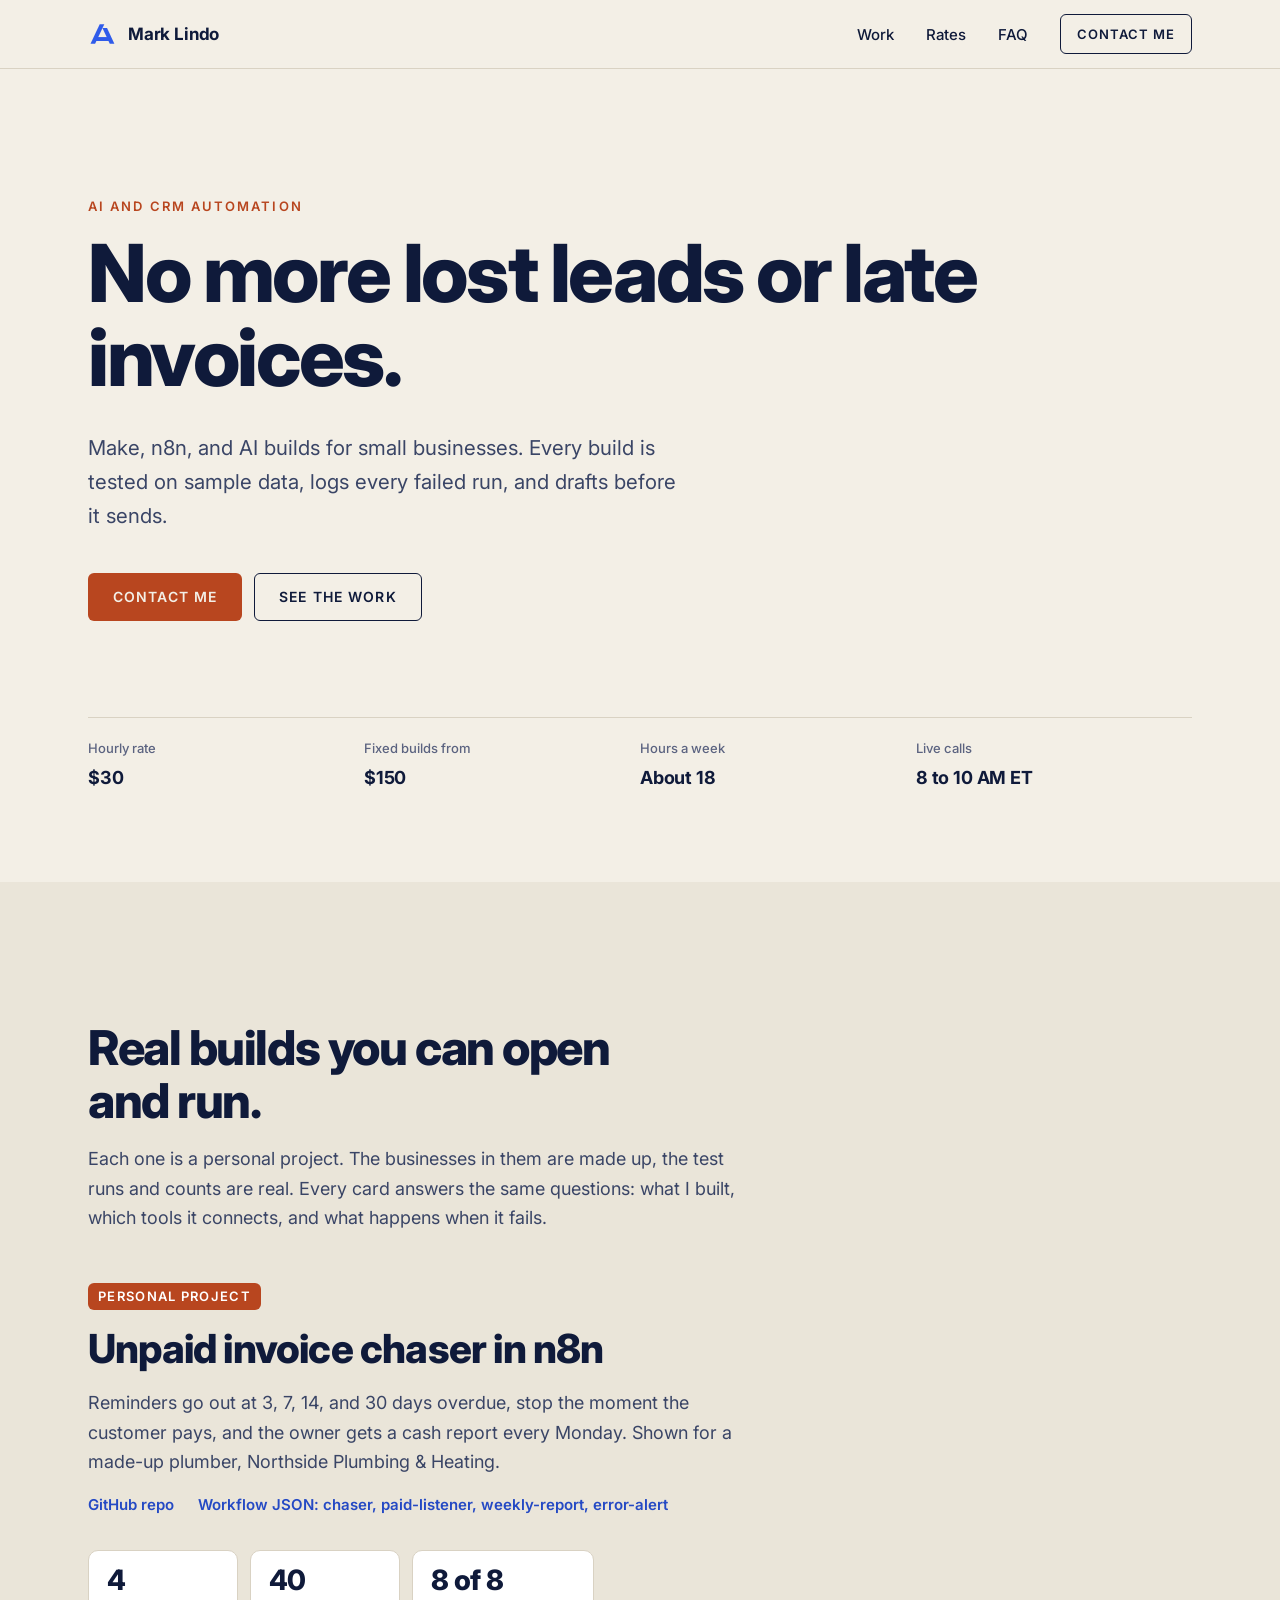
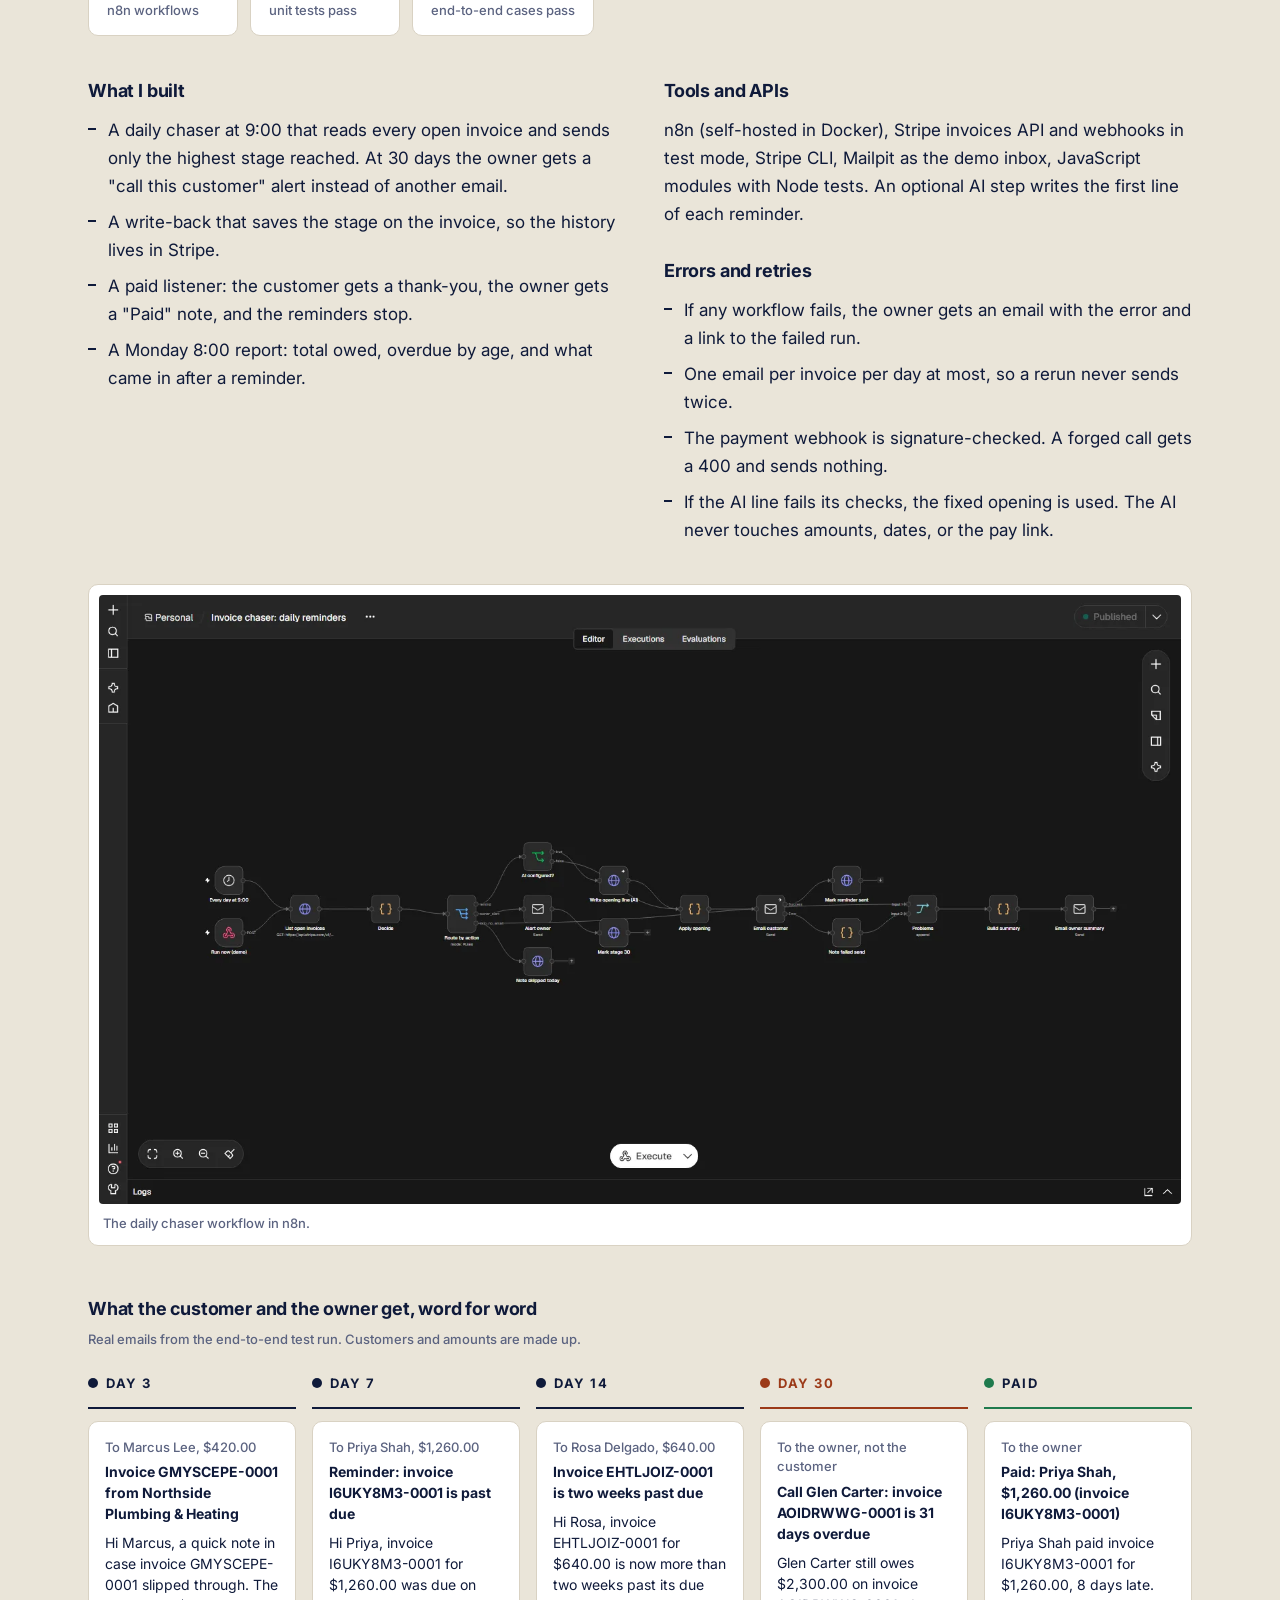
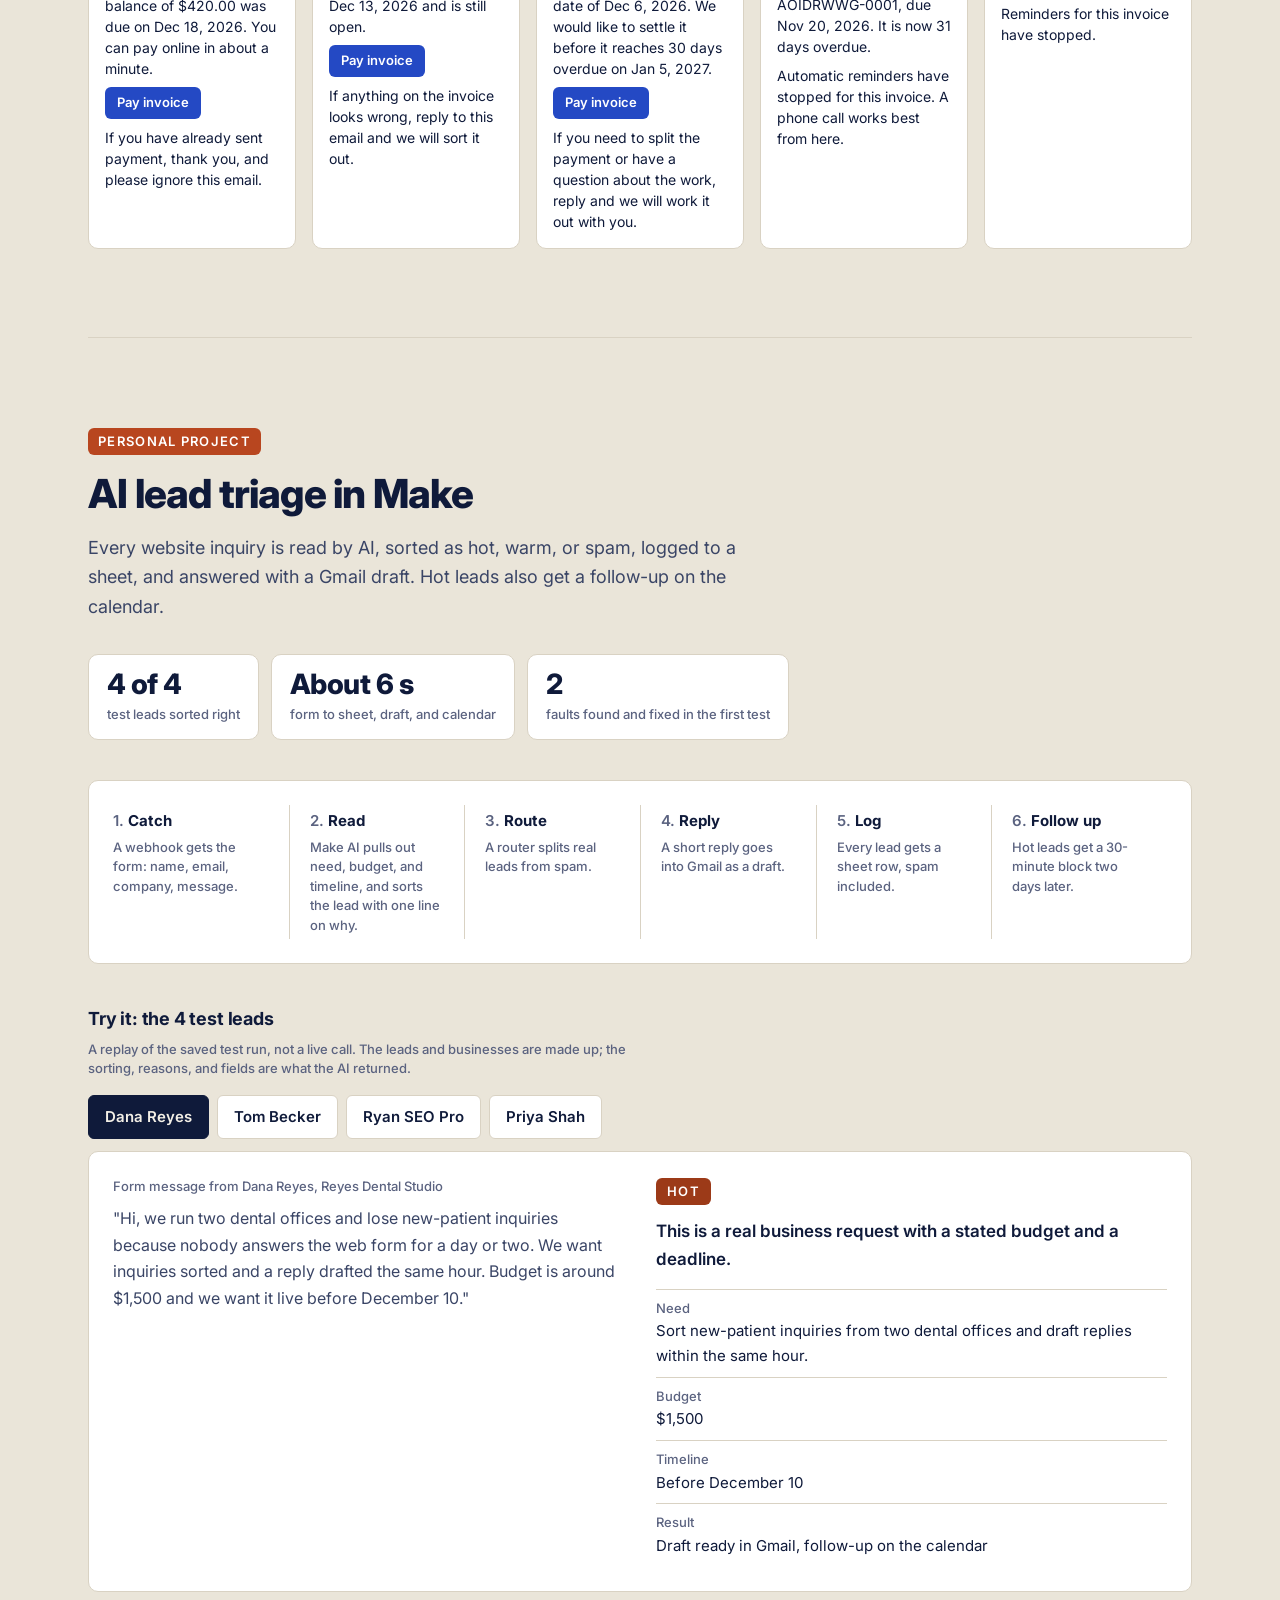
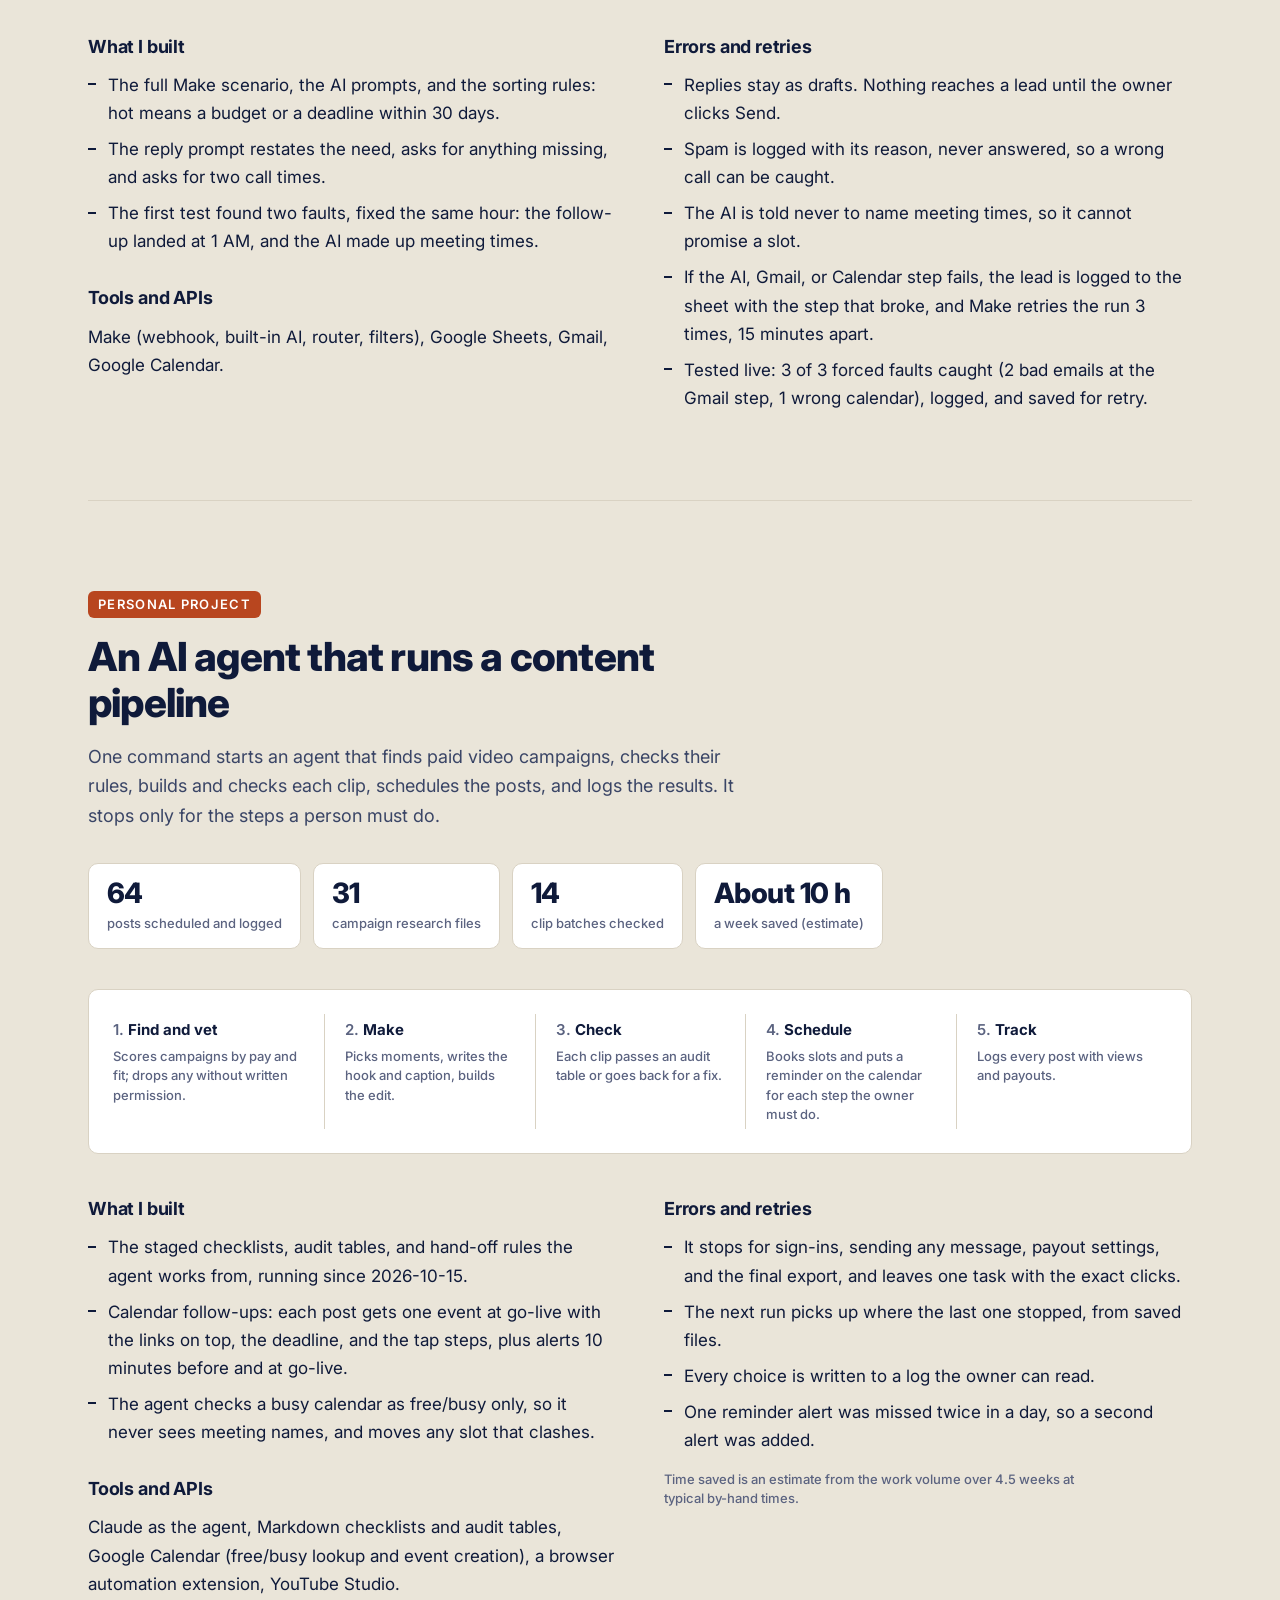
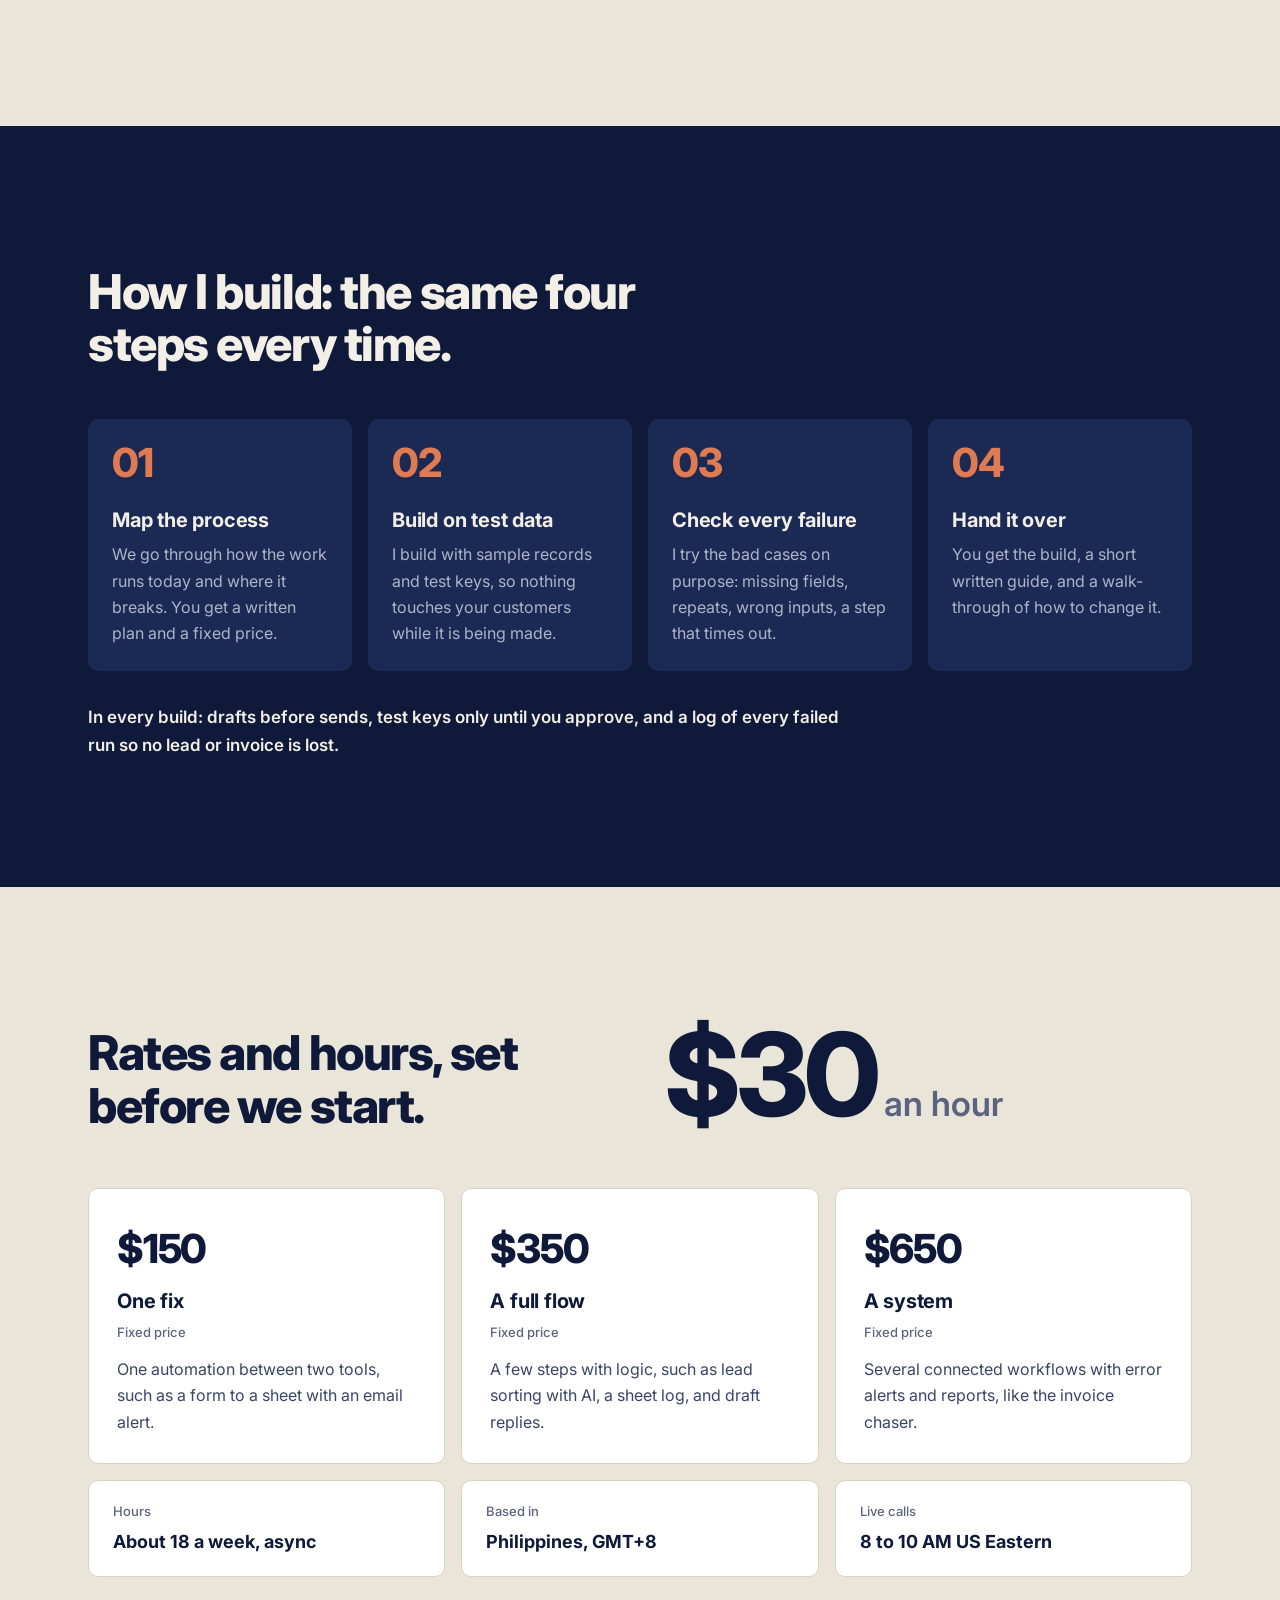
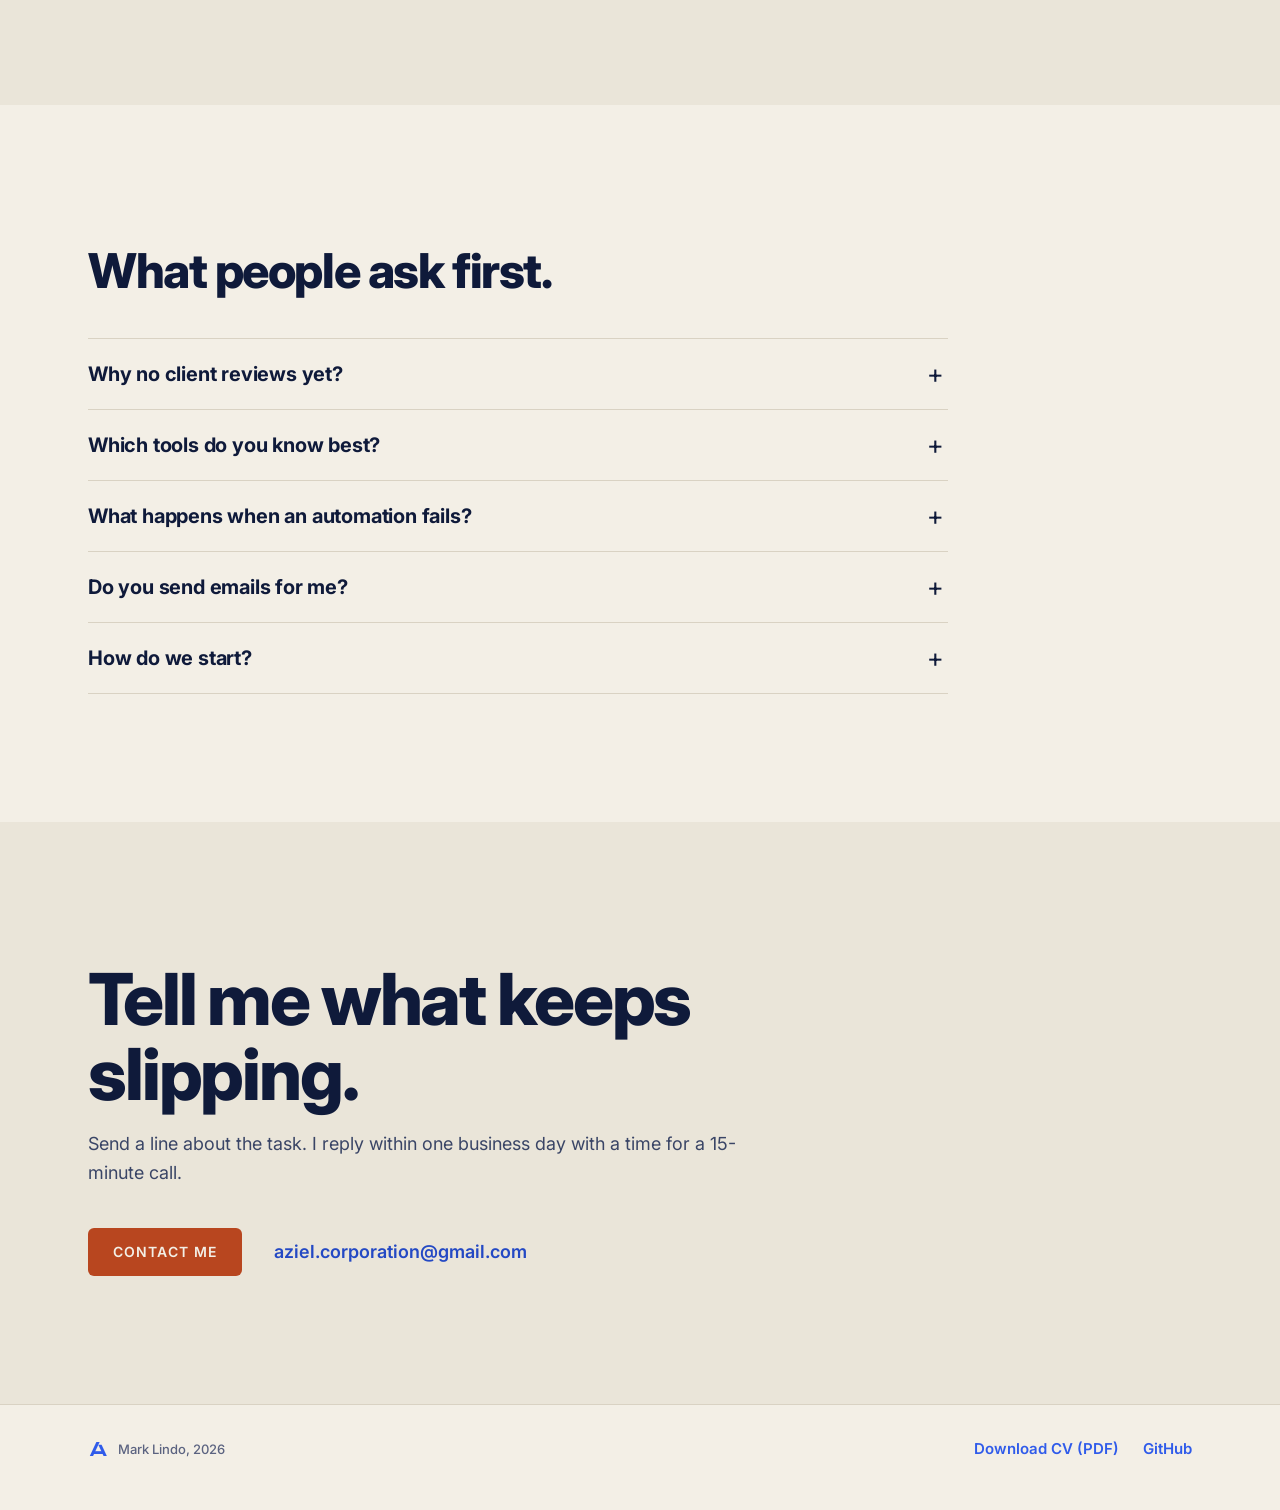
<file: index.html>
<!doctype html>
<html lang="en">
<head>
  <meta charset="utf-8">
  <meta name="viewport" content="width=device-width, initial-scale=1">
  <title>Mark Lindo | AI and CRM automation with Make and n8n</title>
  <meta name="description" content="Mark Lindo builds Make, n8n, and AI automations for small businesses. Real builds with tests, error handling, and drafts before sends. From $30 an hour.">
  <meta name="theme-color" content="#F3EFE6">
  <meta property="og:title" content="Mark Lindo | AI and CRM automation">
  <meta property="og:description" content="Make, n8n, and AI builds for small businesses. Real projects you can run.">
  <meta property="og:type" content="website">
  <meta property="og:image" content="assets/img/chaser-canvas.webp">
  <link rel="icon" href="favicon.ico" sizes="any">
  <link rel="icon" href="favicon.svg" type="image/svg+xml">
  <link rel="apple-touch-icon" href="apple-touch-icon.png">
  <link rel="manifest" href="site.webmanifest">
  <link rel="preconnect" href="https://fonts.googleapis.com">
  <link rel="preconnect" href="https://fonts.gstatic.com" crossorigin>
  <link rel="stylesheet" href="https://fonts.googleapis.com/css2?family=Inter:wght@400;500;600;700;800&display=swap">
  <link rel="stylesheet" href="styles.css">
  <script>document.documentElement.classList.add('js')</script>
</head>
<body>
<a class="skip" href="#main">Skip to content</a>

<header class="nav">
  <div class="wrap">
    <a class="brand" href="#top" aria-label="Mark Lindo, back to top">
      <img src="assets/aziel-symbol-small.svg" alt="" width="28" height="28">
      Mark Lindo
    </a>
    <nav aria-label="Main">
      <ul class="nav-links">
        <li><a href="#work">Work</a></li>
        <li><a href="#rates">Rates</a></li>
        <li><a href="#faq">FAQ</a></li>
        <li><a class="btn btn-second btn-small" href="#contact">Contact me</a></li>
      </ul>
    </nav>
  </div>
</header>

<main id="main">

<section class="hero" id="top">
  <div class="wrap">
    <p class="eyebrow">AI and CRM automation</p><!-- taste-skill-ignore: hero eyebrow is in the plan -->
    <h1>No more lost leads or late invoices.</h1>
    <p class="sub">Make, n8n, and AI builds for small businesses. Every build is tested on sample data, logs every failed run, and drafts before it sends.</p>
    <div class="actions">
      <a class="btn btn-main" href="https://mail.google.com/mail/?view=cm&amp;fs=1&amp;to=aziel.corporation@gmail.com&amp;su=Automation%20inquiry&amp;body=Hi%20Mark%2C%0A%0AWhat%20I%20want%20to%20automate%3A%20%0ATools%20we%20use%3A%20%0AWhen%20I%20need%20it%3A%20%0A%0AThanks%2C" target="_blank" rel="noopener">Contact me</a>
      <a class="btn btn-second" href="#work">See the work</a>
    </div>
    <dl class="facts">
      <div><dt>Hourly rate</dt><dd>$30</dd></div>
      <div><dt>Fixed builds from</dt><dd>$150</dd></div>
      <div><dt>Hours a week</dt><dd>About 18</dd></div>
      <div><dt>Live calls</dt><dd>8 to 10 AM ET</dd></div>
    </dl>
  </div>
</section>

<section class="section band" id="work" aria-labelledby="work-h">
  <div class="wrap">
    <h2 class="h-section" id="work-h">Real builds you can open and run.</h2>
    <p class="lede">Each one is a personal project. The businesses in them are made up, the test runs and counts are real. Every card answers the same questions: what I built, which tools it connects, and what happens when it fails.</p>

    <!-- Card 1: invoice chaser -->
    <article class="project" aria-labelledby="p1">
      <div><span class="tag">Personal project</span></div>
      <h3 id="p1">Unpaid invoice chaser in n8n</h3>
      <p class="summary">Reminders go out at 3, 7, 14, and 30 days overdue, stop the moment the customer pays, and the owner gets a cash report every Monday. Shown for a made-up plumber, Northside Plumbing &amp; Heating.</p>
      <p class="links">
        <a href="https://github.com/mlawrencelindo/n8n-invoice-chaser">GitHub repo</a>
        <a href="https://github.com/mlawrencelindo/n8n-invoice-chaser/tree/main/workflows">Workflow JSON: chaser, paid-listener, weekly-report, error-alert</a>
      </p>
      <ul class="proof">
        <li><strong>4</strong><span>n8n workflows</span></li>
        <li><strong>40</strong><span>unit tests pass</span></li>
        <li><strong>8 of 8</strong><span>end-to-end cases pass</span></li>
      </ul>
      <div class="qa">
        <div>
          <h4>What I built</h4>
          <ul>
            <li>A daily chaser at 9:00 that reads every open invoice and sends only the highest stage reached. At 30 days the owner gets a "call this customer" alert instead of another email.</li>
            <li>A write-back that saves the stage on the invoice, so the history lives in Stripe.</li>
            <li>A paid listener: the customer gets a thank-you, the owner gets a "Paid" note, and the reminders stop.</li>
            <li>A Monday 8:00 report: total owed, overdue by age, and what came in after a reminder.</li>
          </ul>
        </div>
        <div>
          <h4>Tools and APIs</h4>
          <p>n8n (self-hosted in Docker), Stripe invoices API and webhooks in test mode, Stripe CLI, Mailpit as the demo inbox, JavaScript modules with Node tests. An optional AI step writes the first line of each reminder.</p>
          <h4>Errors and retries</h4>
          <ul>
            <li>If any workflow fails, the owner gets an email with the error and a link to the failed run.</li>
            <li>One email per invoice per day at most, so a rerun never sends twice.</li>
            <li>The payment webhook is signature-checked. A forged call gets a 400 and sends nothing.</li>
            <li>If the AI line fails its checks, the fixed opening is used. The AI never touches amounts, dates, or the pay link.</li>
          </ul>
        </div>
      </div>
      <figure class="canvas reveal">
        <img src="assets/img/chaser-canvas.webp" alt="The daily chaser workflow on the n8n canvas, from schedule trigger to send and write-back" width="1600" height="900" loading="lazy">
        <figcaption class="caption">The daily chaser workflow in n8n.</figcaption>
      </figure>

      <h4 class="tl-head">What the customer and the owner get, word for word</h4>
      <p class="caption tl-note">Real emails from the end-to-end test run. Customers and amounts are made up.</p>
      <ol class="timeline">
        <li class="reveal">
          <p class="tl-day">Day 3</p>
          <div class="mail-card">
            <p class="to">To Marcus Lee, $420.00</p>
            <p class="subj">Invoice GMYSCEPE-0001 from Northside Plumbing &amp; Heating</p>
            <p>Hi Marcus, a quick note in case invoice GMYSCEPE-0001 slipped through. The balance of $420.00 was due on Dec 18, 2026. You can pay online in about a minute.</p>
            <p class="pay">Pay invoice</p>
            <p>If you have already sent payment, thank you, and please ignore this email.</p>
          </div>
        </li>
        <li class="reveal">
          <p class="tl-day">Day 7</p>
          <div class="mail-card">
            <p class="to">To Priya Shah, $1,260.00</p>
            <p class="subj">Reminder: invoice I6UKY8M3-0001 is past due</p>
            <p>Hi Priya, invoice I6UKY8M3-0001 for $1,260.00 was due on Dec 13, 2026 and is still open.</p>
            <p class="pay">Pay invoice</p>
            <p>If anything on the invoice looks wrong, reply to this email and we will sort it out.</p>
          </div>
        </li>
        <li class="reveal">
          <p class="tl-day">Day 14</p>
          <div class="mail-card">
            <p class="to">To Rosa Delgado, $640.00</p>
            <p class="subj">Invoice EHTLJOIZ-0001 is two weeks past due</p>
            <p>Hi Rosa, invoice EHTLJOIZ-0001 for $640.00 is now more than two weeks past its due date of Dec 6, 2026. We would like to settle it before it reaches 30 days overdue on Jan 5, 2027.</p>
            <p class="pay">Pay invoice</p>
            <p>If you need to split the payment or have a question about the work, reply and we will work it out with you.</p>
          </div>
        </li>
        <li class="reveal owner">
          <p class="tl-day">Day 30</p>
          <div class="mail-card">
            <p class="to">To the owner, not the customer</p>
            <p class="subj">Call Glen Carter: invoice AOIDRWWG-0001 is 31 days overdue</p>
            <p>Glen Carter still owes $2,300.00 on invoice AOIDRWWG-0001, due Nov 20, 2026. It is now 31 days overdue.</p>
            <p>Automatic reminders have stopped for this invoice. A phone call works best from here.</p>
          </div>
        </li>
        <li class="reveal paid">
          <p class="tl-day">Paid</p>
          <div class="mail-card">
            <p class="to">To the owner</p>
            <p class="subj">Paid: Priya Shah, $1,260.00 (invoice I6UKY8M3-0001)</p>
            <p>Priya Shah paid invoice I6UKY8M3-0001 for $1,260.00, 8 days late.</p>
            <p>Reminders for this invoice have stopped.</p>
          </div>
        </li>
      </ol>
    </article>

    <!-- Card 2: lead triage -->
    <article class="project" aria-labelledby="p2">
      <div><span class="tag">Personal project</span></div>
      <h3 id="p2">AI lead triage in Make</h3>
      <p class="summary">Every website inquiry is read by AI, sorted as hot, warm, or spam, logged to a sheet, and answered with a Gmail draft. Hot leads also get a follow-up on the calendar.</p>
      <ul class="proof">
        <li><strong>4 of 4</strong><span>test leads sorted right</span></li>
        <li><strong>About 6 s</strong><span>form to sheet, draft, and calendar</span></li>
        <li><strong>2</strong><span>faults found and fixed in the first test</span></li>
      </ul>
      <ol class="flow" aria-label="How the scenario runs">
        <li><b>Catch</b><span>A webhook gets the form: name, email, company, message.</span></li>
        <li><b>Read</b><span>Make AI pulls out need, budget, and timeline, and sorts the lead with one line on why.</span></li>
        <li><b>Route</b><span>A router splits real leads from spam.</span></li>
        <li><b>Reply</b><span>A short reply goes into Gmail as a draft.</span></li>
        <li><b>Log</b><span>Every lead gets a sheet row, spam included.</span></li>
        <li><b>Follow up</b><span>Hot leads get a 30-minute block two days later.</span></li>
      </ol>

      <div class="try reveal">
        <h4 class="tl-head">Try it: the 4 test leads</h4>
        <p class="caption tl-note">A replay of the saved test run, not a live call. The leads and businesses are made up; the sorting, reasons, and fields are what the AI returned.</p>
        <div class="try-tabs" role="tablist" aria-label="Test leads">
          <button type="button" role="tab" id="t-dana" aria-controls="l-dana" aria-selected="true">Dana Reyes</button>
          <button type="button" role="tab" id="t-tom" aria-controls="l-tom" aria-selected="false" tabindex="-1">Tom Becker</button>
          <button type="button" role="tab" id="t-ryan" aria-controls="l-ryan" aria-selected="false" tabindex="-1">Ryan SEO Pro</button>
          <button type="button" role="tab" id="t-priya" aria-controls="l-priya" aria-selected="false" tabindex="-1">Priya Shah</button>
        </div>

        <div class="try-panel" role="tabpanel" id="l-dana" aria-labelledby="t-dana">
          <div class="msg">
            <p class="to">Form message from Dana Reyes, Reyes Dental Studio</p>
            <p>"Hi, we run two dental offices and lose new-patient inquiries because nobody answers the web form for a day or two. We want inquiries sorted and a reply drafted the same hour. Budget is around $1,500 and we want it live before December 10."</p>
          </div>
          <div class="verdict">
            <p class="badge hot">Hot</p>
            <p class="why">This is a real business request with a stated budget and a deadline.</p>
            <dl>
              <div><dt>Need</dt><dd>Sort new-patient inquiries from two dental offices and draft replies within the same hour.</dd></div>
              <div><dt>Budget</dt><dd>$1,500</dd></div>
              <div><dt>Timeline</dt><dd>Before December 10</dd></div>
              <div><dt>Result</dt><dd>Draft ready in Gmail, follow-up on the calendar</dd></div>
            </dl>
          </div>
        </div>

        <div class="try-panel" role="tabpanel" id="l-tom" aria-labelledby="t-tom" hidden>
          <div class="msg">
            <p class="to">Form message from Tom Becker, Becker Home Inspections</p>
            <p>"Hello, we are a small home inspection company. Our booking requests come in by email, phone and our website and things fall through the cracks. Could you set up something that puts them all in one place? Not sure yet what it would cost."</p>
          </div>
          <div class="verdict">
            <p class="badge warm">Warm</p>
            <p class="why">This is a real business request, but no budget or timing is stated.</p>
            <dl>
              <div><dt>Need</dt><dd>Set up a system to centralize booking requests from email, phone, and the website.</dd></div>
              <div><dt>Budget</dt><dd>Not stated</dd></div>
              <div><dt>Timeline</dt><dd>Not stated</dd></div>
              <div><dt>Result</dt><dd>Draft ready in Gmail</dd></div>
            </dl>
          </div>
        </div>

        <div class="try-panel" role="tabpanel" id="l-ryan" aria-labelledby="t-ryan" hidden>
          <div class="msg">
            <p class="to">Form message from Ryan SEO Pro, RankBoost Agency</p>
            <p>"Dear website owner, I noticed your site is not on page 1 of Google. We offer guaranteed top 3 rankings and 10,000 backlinks for only $99. Reply YES to start today!"</p>
          </div>
          <div class="verdict">
            <p class="badge spam">Spam</p>
            <p class="why">This is an unsolicited SEO and backlink sales pitch.</p>
            <dl>
              <div><dt>Result</dt><dd>Logged with its reason, skipped, no reply</dd></div>
            </dl>
          </div>
        </div>

        <div class="try-panel" role="tabpanel" id="l-priya" aria-labelledby="t-priya" hidden>
          <div class="msg">
            <p class="to">Form message from Priya Shah, Shah Bookkeeping</p>
            <p>"We get about 40 client questions a week by email and want them logged and answered faster. We can spend $800 and need it working by the end of the month."</p>
          </div>
          <div class="verdict">
            <p class="badge hot">Hot</p>
            <p class="why">This is a real business request with a stated budget and a deadline within 30 days.</p>
            <dl>
              <div><dt>Need</dt><dd>Log and answer client questions received by email faster.</dd></div>
              <div><dt>Budget</dt><dd>$800</dd></div>
              <div><dt>Timeline</dt><dd>By the end of the month</dd></div>
              <div><dt>Result</dt><dd>Draft ready in Gmail, follow-up on the calendar</dd></div>
            </dl>
          </div>
        </div>
      </div>

      <div class="qa">
        <div>
          <h4>What I built</h4>
          <ul>
            <li>The full Make scenario, the AI prompts, and the sorting rules: hot means a budget or a deadline within 30 days.</li>
            <li>The reply prompt restates the need, asks for anything missing, and asks for two call times.</li>
            <li>The first test found two faults, fixed the same hour: the follow-up landed at 1 AM, and the AI made up meeting times.</li>
          </ul>
          <h4>Tools and APIs</h4>
          <p>Make (webhook, built-in AI, router, filters), Google Sheets, Gmail, Google Calendar.</p>
        </div>
        <div>
          <h4>Errors and retries</h4>
          <ul>
            <li>Replies stay as drafts. Nothing reaches a lead until the owner clicks Send.</li>
            <li>Spam is logged with its reason, never answered, so a wrong call can be caught.</li>
            <li>The AI is told never to name meeting times, so it cannot promise a slot.</li>
            <li>If the AI, Gmail, or Calendar step fails, the lead is logged to the sheet with the step that broke, and Make retries the run 3 times, 15 minutes apart.</li>
            <li>Tested live: 3 of 3 forced faults caught (2 bad emails at the Gmail step, 1 wrong calendar), logged, and saved for retry.</li>
          </ul>
        </div>
      </div>
    </article>

    <!-- Card 3: agent workflow -->
    <article class="project" aria-labelledby="p3">
      <div><span class="tag">Personal project</span></div>
      <h3 id="p3">An AI agent that runs a content pipeline</h3>
      <p class="summary">One command starts an agent that finds paid video campaigns, checks their rules, builds and checks each clip, schedules the posts, and logs the results. It stops only for the steps a person must do.</p>
      <ul class="proof">
        <li><strong>64</strong><span>posts scheduled and logged</span></li>
        <li><strong>31</strong><span>campaign research files</span></li>
        <li><strong>14</strong><span>clip batches checked</span></li>
        <li><strong>About 10 h</strong><span>a week saved (estimate)</span></li>
      </ul>
      <ol class="flow" aria-label="How the agent runs">
        <li><b>Find and vet</b><span>Scores campaigns by pay and fit; drops any without written permission.</span></li>
        <li><b>Make</b><span>Picks moments, writes the hook and caption, builds the edit.</span></li>
        <li><b>Check</b><span>Each clip passes an audit table or goes back for a fix.</span></li>
        <li><b>Schedule</b><span>Books slots and puts a reminder on the calendar for each step the owner must do.</span></li>
        <li><b>Track</b><span>Logs every post with views and payouts.</span></li>
      </ol>
      <div class="qa">
        <div>
          <h4>What I built</h4>
          <ul>
            <li>The staged checklists, audit tables, and hand-off rules the agent works from, running since 2026-10-15.</li>
            <li>Calendar follow-ups: each post gets one event at go-live with the links on top, the deadline, and the tap steps, plus alerts 10 minutes before and at go-live.</li>
            <li>The agent checks a busy calendar as free/busy only, so it never sees meeting names, and moves any slot that clashes.</li>
          </ul>
          <h4>Tools and APIs</h4>
          <p>Claude as the agent, Markdown checklists and audit tables, Google Calendar (free/busy lookup and event creation), a browser automation extension, YouTube Studio.</p>
        </div>
        <div>
          <h4>Errors and retries</h4>
          <ul>
            <li>It stops for sign-ins, sending any message, payout settings, and the final export, and leaves one task with the exact clicks.</li>
            <li>The next run picks up where the last one stopped, from saved files.</li>
            <li>Every choice is written to a log the owner can read.</li>
            <li>One reminder alert was missed twice in a day, so a second alert was added.</li>
          </ul>
          <p class="caption note">Time saved is an estimate from the work volume over 4.5 weeks at typical by-hand times.</p>
        </div>
      </div>
    </article>
  </div>
</section>

<section class="section dark" id="how" aria-labelledby="how-h">
  <div class="wrap">
    <h2 class="h-section" id="how-h">How I build: the same four steps every time.</h2>
    <ol class="steps">
      <li class="reveal"><h3>Map the process</h3><p>We go through how the work runs today and where it breaks. You get a written plan and a fixed price.</p></li>
      <li class="reveal"><h3>Build on test data</h3><p>I build with sample records and test keys, so nothing touches your customers while it is being made.</p></li>
      <li class="reveal"><h3>Check every failure</h3><p>I try the bad cases on purpose: missing fields, repeats, wrong inputs, a step that times out.</p></li>
      <li class="reveal"><h3>Hand it over</h3><p>You get the build, a short written guide, and a walk-through of how to change it.</p></li>
    </ol>
    <p class="guard">In every build: drafts before sends, test keys only until you approve, and a log of every failed run so no lead or invoice is lost.</p>
  </div>
</section>

<section class="section band" id="rates" aria-labelledby="rates-h">
  <div class="wrap">
    <div class="rates-top">
      <div>
        <h2 class="h-section" id="rates-h">Rates and hours, set before we start.</h2>
      </div>
      <p class="big-rate">$30<small>an hour</small></p>
    </div>
    <ul class="tiers">
      <li class="reveal"><p class="price">$150</p><h3>One fix</h3><p class="days">Fixed price</p><p>One automation between two tools, such as a form to a sheet with an email alert.</p></li>
      <li class="reveal"><p class="price">$350</p><h3>A full flow</h3><p class="days">Fixed price</p><p>A few steps with logic, such as lead sorting with AI, a sheet log, and draft replies.</p></li>
      <li class="reveal"><p class="price">$650</p><h3>A system</h3><p class="days">Fixed price</p><p>Several connected workflows with error alerts and reports, like the invoice chaser.</p></li>
    </ul>
    <dl class="avail">
      <div><dt>Hours</dt><dd>About 18 a week, async</dd></div>
      <div><dt>Based in</dt><dd>Philippines, GMT+8</dd></div>
      <div><dt>Live calls</dt><dd>8 to 10 AM US Eastern</dd></div>
    </dl>
  </div>
</section>

<section class="section" id="faq" aria-labelledby="faq-h">
  <div class="wrap">
    <h2 class="h-section" id="faq-h">What people ask first.</h2>
    <div class="faq">
      <details>
        <summary>Why no client reviews yet?</summary>
        <p>I am new on these platforms. Every project on this page is real, and you can open the code and run it yourself.</p>
      </details>
      <details>
        <summary>Which tools do you know best?</summary>
        <p>Make is the one I know deepest. n8n and Klaviyo are newer to me, and the invoice chaser shows where my n8n work is today.</p>
      </details>
      <details>
        <summary>What happens when an automation fails?</summary>
        <p>Every build logs the failed run, so you know what broke and where to look. The invoice chaser also emails you a link to the failed run. Lead triage saves the lead and retries it 3 times.</p>
      </details>
      <details>
        <summary>Do you send emails for me?</summary>
        <p>Builds draft first. Nothing reaches a customer until you say so, unless you choose to let it send on its own.</p>
      </details>
      <details>
        <summary>How do we start?</summary>
        <p>A 15-minute call. Then I send a written plan and a fixed price.</p>
      </details>
    </div>
  </div>
</section>

<section class="section band contact" id="contact" aria-labelledby="contact-h">
  <div class="wrap">
    <h2 id="contact-h">Tell me what keeps slipping.</h2>
    <p class="lede">Send a line about the task. I reply within one business day with a time for a 15-minute call.</p>
    <div class="actions">
      <a class="btn btn-main" href="https://mail.google.com/mail/?view=cm&amp;fs=1&amp;to=aziel.corporation@gmail.com&amp;su=Automation%20inquiry&amp;body=Hi%20Mark%2C%0A%0AWhat%20I%20want%20to%20automate%3A%20%0ATools%20we%20use%3A%20%0AWhen%20I%20need%20it%3A%20%0A%0AThanks%2C" target="_blank" rel="noopener">Contact me</a>
      <a class="mail" href="mailto:aziel.corporation@gmail.com">aziel.corporation@gmail.com</a>
    </div>
  </div>
</section>

</main>

<footer class="foot">
  <div class="wrap">
    <span class="mark"><img src="assets/aziel-symbol-small.svg" alt="" width="20" height="20"><span class="caption">Mark Lindo, 2026</span></span>
    <ul>
      <li><a href="cv.pdf">Download CV (PDF)</a></li>
      <li><a href="https://github.com/mlawrencelindo">GitHub</a></li>
    </ul>
  </div>
</footer>
<script>
(function () {
  var items = document.querySelectorAll('.reveal');
  if (!('IntersectionObserver' in window)) {
    items.forEach(function (el) { el.classList.add('in'); });
  } else {
    var io = new IntersectionObserver(function (entries) {
      entries.forEach(function (e) {
        if (e.isIntersecting) { e.target.classList.add('in'); io.unobserve(e.target); }
      });
    }, { threshold: 0.15 });
    items.forEach(function (el) { io.observe(el); });
  }

  var tabs = Array.prototype.slice.call(document.querySelectorAll('.try-tabs [role=tab]'));
  function pick(tab) {
    tabs.forEach(function (t) {
      var on = t === tab;
      t.setAttribute('aria-selected', on ? 'true' : 'false');
      t.tabIndex = on ? 0 : -1;
      document.getElementById(t.getAttribute('aria-controls')).hidden = !on;
    });
  }
  tabs.forEach(function (t, i) {
    t.addEventListener('click', function () { pick(t); });
    t.addEventListener('keydown', function (e) {
      var n = e.key === 'ArrowRight' ? 1 : e.key === 'ArrowLeft' ? -1 : 0;
      if (!n) return;
      var next = tabs[(i + n + tabs.length) % tabs.length];
      pick(next); next.focus(); e.preventDefault();
    });
  });
})();
</script>
</body>
</html>
</file>
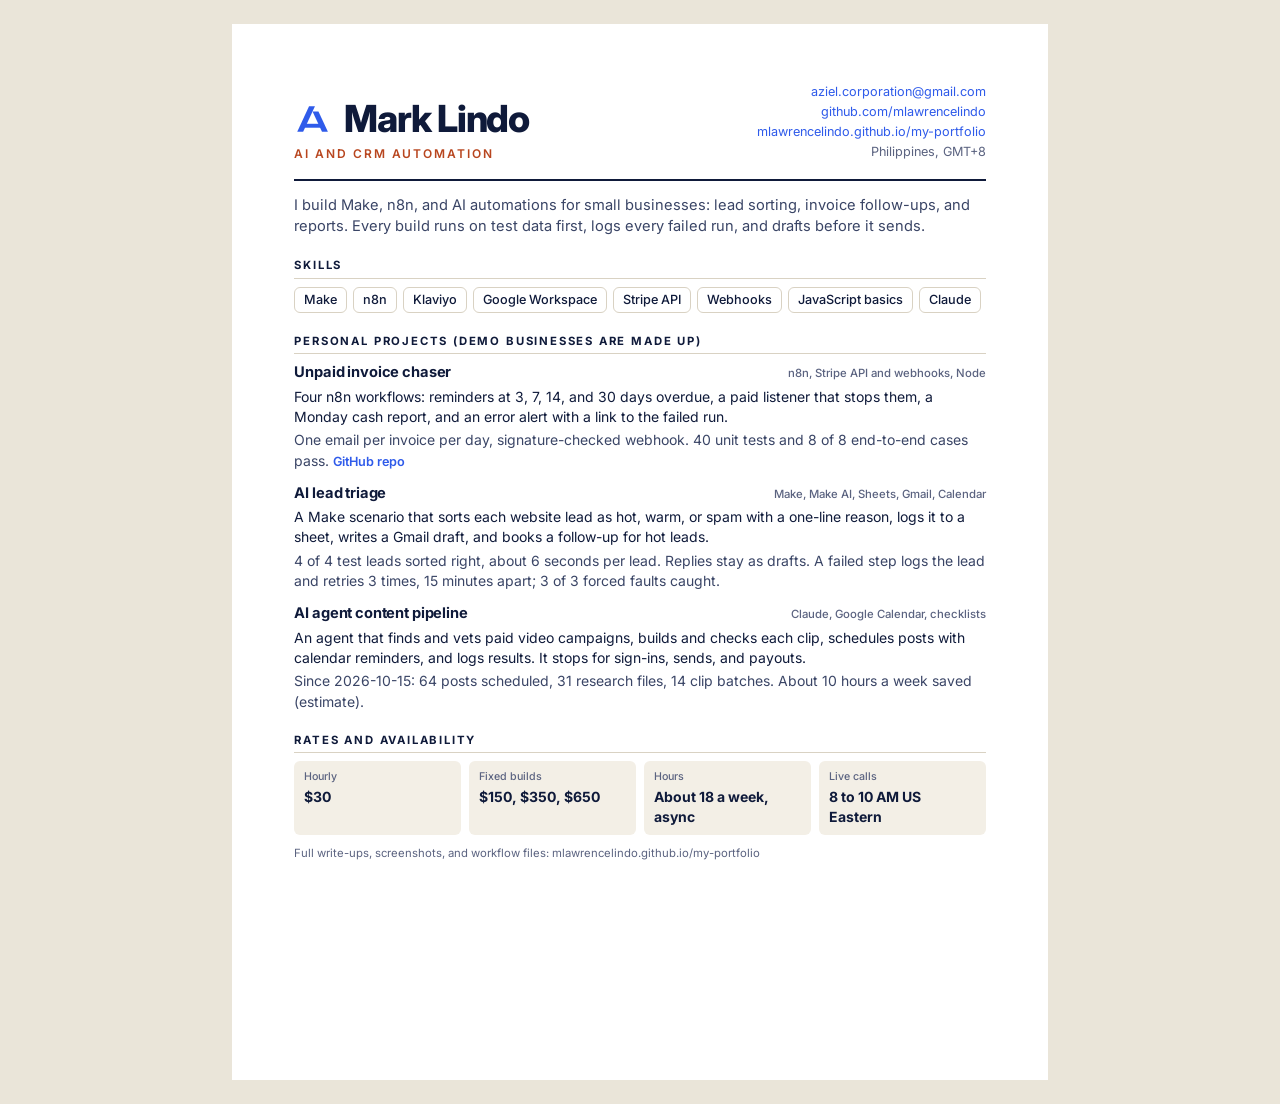
<file: cv.html>
<!doctype html>
<html lang="en">
<head>
<meta charset="utf-8">
<title>Mark Lindo | CV</title>
<link rel="preconnect" href="https://fonts.googleapis.com">
<link rel="preconnect" href="https://fonts.gstatic.com" crossorigin>
<link rel="stylesheet" href="https://fonts.googleapis.com/css2?family=Inter:wght@400;500;600;700;800&display=swap">
<style>
  @page { size: Letter; margin: 0; }
  * { box-sizing: border-box; }
  html, body { margin: 0; }
  body {
    font-family: "Inter", system-ui, sans-serif; color: #0F1A3A; background: #FFFFFF;
    font-size: 10.5pt; line-height: 1.45; -webkit-print-color-adjust: exact; print-color-adjust: exact;
  }
  .page { width: 8.5in; min-height: 11in; padding: 0.6in 0.65in; }
  h1, h2, h3, p, ul, dl, dd { margin: 0; }
  ul { padding: 0; list-style: none; }
  a { color: #2F5BEA; text-decoration: none; }

  header { display: grid; grid-template-columns: 1fr auto; gap: 24px; align-items: end; padding-bottom: 16px; border-bottom: 2px solid #0F1A3A; }
  .who { display: flex; align-items: center; gap: 14px; }
  .who img { width: 36px; height: 36px; }
  h1 { font-size: 28pt; font-weight: 800; letter-spacing: -0.03em; line-height: 1; }
  .title { font-size: 9pt; font-weight: 600; letter-spacing: 0.16em; text-transform: uppercase; color: #B8461F; margin-top: 8px; }
  .contact { text-align: right; font-size: 9.5pt; line-height: 1.6; }
  .contact span { color: #5B6380; }

  .intro { font-size: 11pt; color: #3A4566; margin-top: 14px; }

  h2 { font-size: 8.5pt; font-weight: 700; letter-spacing: 0.16em; text-transform: uppercase; color: #0F1A3A; margin: 20px 0 8px; padding-bottom: 4px; border-bottom: 1px solid #D9D2C3; }

  .skills { display: flex; flex-wrap: wrap; gap: 6px; }
  .skills li { border: 1px solid #D9D2C3; border-radius: 6px; padding: 3px 9px; font-size: 9.5pt; font-weight: 500; }

  .proj { margin-top: 12px; }
  .proj:first-of-type { margin-top: 0; }
  .proj-head { display: flex; justify-content: space-between; gap: 16px; align-items: baseline; }
  h3 { font-size: 11pt; font-weight: 700; letter-spacing: -0.01em; }
  .stack { font-size: 8.5pt; font-weight: 500; color: #5B6380; white-space: nowrap; }
  .proj p { margin-top: 3px; }
  .proj .proof { color: #3A4566; }
  .proj a { font-size: 9.5pt; font-weight: 600; }

  .note { font-size: 8.5pt; color: #5B6380; margin-top: 10px; }

  .rates { display: grid; grid-template-columns: repeat(4, 1fr); gap: 8px; }
  .rates div { background: #F3EFE6; border-radius: 6px; padding: 8px 10px; }
  .rates dt { font-size: 8pt; font-weight: 500; color: #5B6380; }
  .rates dd { font-size: 10.5pt; font-weight: 700; margin-top: 2px; }

  @media screen { body { background: #EAE5D9; } .page { margin: 24px auto; background: #FFFFFF; } }
</style>
</head>
<body>
<div class="page">
  <header>
    <div>
      <div class="who">
        <img src="assets/aziel-symbol.svg" alt="" width="36" height="36">
        <h1>Mark Lindo</h1>
      </div>
      <p class="title">AI and CRM automation</p>
    </div>
    <p class="contact">
      <a href="mailto:aziel.corporation@gmail.com">aziel.corporation@gmail.com</a><br>
      <a href="https://github.com/mlawrencelindo">github.com/mlawrencelindo</a><br>
      <a href="https://mlawrencelindo.github.io/my-portfolio/">mlawrencelindo.github.io/my-portfolio</a><br>
      <span>Philippines, GMT+8</span>
    </p>
  </header>

  <p class="intro">I build Make, n8n, and AI automations for small businesses: lead sorting, invoice follow-ups, and reports. Every build runs on test data first, logs every failed run, and drafts before it sends.</p>

  <h2>Skills</h2>
  <ul class="skills">
    <li>Make</li><li>n8n</li><li>Klaviyo</li><li>Google Workspace</li><li>Stripe API</li><li>Webhooks</li><li>JavaScript basics</li><li>Claude</li>
  </ul>

  <h2>Personal projects (demo businesses are made up)</h2>

  <div class="proj">
    <div class="proj-head"><h3>Unpaid invoice chaser</h3><span class="stack">n8n, Stripe API and webhooks, Node</span></div>
    <p>Four n8n workflows: reminders at 3, 7, 14, and 30 days overdue, a paid listener that stops them, a Monday cash report, and an error alert with a link to the failed run.</p>
    <p class="proof">One email per invoice per day, signature-checked webhook. 40 unit tests and 8 of 8 end-to-end cases pass. <a href="https://github.com/mlawrencelindo/n8n-invoice-chaser">GitHub repo</a></p>
  </div>

  <div class="proj">
    <div class="proj-head"><h3>AI lead triage</h3><span class="stack">Make, Make AI, Sheets, Gmail, Calendar</span></div>
    <p>A Make scenario that sorts each website lead as hot, warm, or spam with a one-line reason, logs it to a sheet, writes a Gmail draft, and books a follow-up for hot leads.</p>
    <p class="proof">4 of 4 test leads sorted right, about 6 seconds per lead. Replies stay as drafts. A failed step logs the lead and retries 3 times, 15 minutes apart; 3 of 3 forced faults caught.</p>
  </div>

  <div class="proj">
    <div class="proj-head"><h3>AI agent content pipeline</h3><span class="stack">Claude, Google Calendar, checklists</span></div>
    <p>An agent that finds and vets paid video campaigns, builds and checks each clip, schedules posts with calendar reminders, and logs results. It stops for sign-ins, sends, and payouts.</p>
    <p class="proof">Since 2026-10-15: 64 posts scheduled, 31 research files, 14 clip batches. About 10 hours a week saved (estimate).</p>
  </div>

  <h2>Rates and availability</h2>
  <dl class="rates">
    <div><dt>Hourly</dt><dd>$30</dd></div>
    <div><dt>Fixed builds</dt><dd>$150, $350, $650</dd></div>
    <div><dt>Hours</dt><dd>About 18 a week, async</dd></div>
    <div><dt>Live calls</dt><dd>8 to 10 AM US Eastern</dd></div>
  </dl>

  <p class="note">Full write-ups, screenshots, and workflow files: mlawrencelindo.github.io/my-portfolio</p>
</div>
</body>
</html>
</file>
<file: styles.css>
/* Aziel brand guide v2: bone, ink, cobalt, rust. Inter only. */
:root {
  --bone: #F3EFE6;
  --bone-2: #EAE5D9;
  --ink: #0F1A3A;
  --ink-2: #1B2A55;
  --cobalt: #2F5BEA;
  --cobalt-dark: #2449C4;
  --cobalt-light: #7C9BFF;
  --rust: #B8461F;
  --rust-dark: #9C3A18;
  --rust-light: #E07A50;
  --white: #FFFFFF;
  --line: #D9D2C3;
  --sub: #3A4566;
  --muted: #5B6380;
  --mist: #AEB4C8;
  --success: #1F7A4D;

  --r-sm: 6px;
  --r-md: 10px;
  --wrap: 1200px;
  --pad: clamp(20px, 4vw, 48px);
  --font: "Inter", system-ui, -apple-system, "Segoe UI", sans-serif;
}

*, *::before, *::after { box-sizing: border-box; }
html { scroll-behavior: smooth; scroll-padding-top: 80px; }
@media (prefers-reduced-motion: reduce) { html { scroll-behavior: auto; } }
body {
  margin: 0;
  background: var(--bone);
  color: var(--ink);
  font-family: var(--font);
  font-size: 17px;
  line-height: 1.65;
  -webkit-font-smoothing: antialiased;
  text-rendering: optimizeLegibility;
}
img { max-width: 100%; height: auto; display: block; }
h1, h2, h3, p, ul, ol, dl, dd, figure { margin: 0; }
ul, ol { padding: 0; }

a { color: var(--cobalt); text-decoration: none; text-underline-offset: 3px; }
a:hover { color: var(--cobalt-dark); text-decoration: underline; }
:focus-visible { outline: 2px solid var(--cobalt); outline-offset: 2px; border-radius: 2px; }

.wrap { max-width: var(--wrap); margin: 0 auto; padding: 0 var(--pad); }
.skip { position: absolute; left: -999px; top: 8px; background: var(--ink); color: var(--bone); padding: 8px 16px; border-radius: var(--r-sm); z-index: 20; }
.skip:focus { left: 8px; }

/* Type roles */
.eyebrow {
  font-size: 13px; font-weight: 600; letter-spacing: 0.16em; text-transform: uppercase;
  line-height: 1.4; color: var(--rust);
}
.h-section {
  font-size: clamp(34px, 4.4vw, 48px); font-weight: 800; letter-spacing: -0.03em; line-height: 1.1;
  max-width: 18ch; margin-top: 12px;
}
.lede { color: var(--sub); max-width: 60ch; margin-top: 16px; font-size: 18px; }
.caption { font-size: 13px; font-weight: 500; line-height: 1.5; color: var(--muted); }

/* Buttons */
.btn {
  display: inline-flex; align-items: center; justify-content: center; gap: 8px;
  min-height: 48px; padding: 0 24px; border-radius: var(--r-sm);
  font-size: 14px; font-weight: 600; letter-spacing: 0.08em; text-transform: uppercase; line-height: 1;
  border: 1px solid transparent; cursor: pointer; white-space: nowrap;
  transition: background-color .15s ease, color .15s ease;
}
.btn:hover { text-decoration: none; }
.btn-main { background: var(--rust); color: var(--bone); }
.btn-main:hover { background: var(--rust-dark); color: var(--bone); }
.btn-second { border-color: var(--ink); color: var(--ink); background: transparent; }
.btn-second:hover { background: var(--ink); color: var(--bone); }
.btn-small { min-height: 40px; padding: 0 16px; font-size: 13px; }

/* Nav */
.nav { position: sticky; top: 0; z-index: 10; background: var(--bone); border-bottom: 1px solid var(--line); }
.nav .wrap { display: flex; align-items: center; justify-content: space-between; gap: 24px; min-height: 68px; }
.brand { display: inline-flex; align-items: center; gap: 12px; color: var(--ink); font-weight: 700; font-size: 17px; letter-spacing: -0.01em; }
.brand:hover { color: var(--ink); text-decoration: none; }
.brand img { width: 28px; height: 28px; }
.nav-links { display: flex; align-items: center; gap: 32px; list-style: none; }
.nav-links a:not(.btn) { color: var(--ink); font-size: 15px; font-weight: 500; }
.nav-links a:not(.btn):hover { color: var(--cobalt-dark); }
@media (max-width: 720px) {
  .nav-links li:not(:last-child) { display: none; }
}

/* Hero */
.hero { padding: clamp(64px, 10vw, 128px) 0 clamp(48px, 7vw, 96px); }
.hero h1 {
  font-size: clamp(38px, 6.4vw, 80px); font-weight: 800; letter-spacing: -0.03em; line-height: 1.05;
  max-width: 20ch; margin-top: 16px;
}
.hero .sub { font-size: clamp(18px, 1.6vw, 21px); color: var(--sub); max-width: 46ch; margin-top: 32px; }
.hero .actions { display: flex; flex-wrap: wrap; gap: 12px; margin-top: 40px; }
.facts {
  display: grid; grid-template-columns: repeat(4, 1fr); gap: 0; margin-top: clamp(56px, 8vw, 96px);
  border-top: 1px solid var(--line);
}
.facts div { padding: 20px 24px 0 0; }
.facts dt { font-size: 13px; font-weight: 500; color: var(--muted); }
.facts dd { font-size: 18px; font-weight: 700; letter-spacing: -0.01em; margin-top: 4px; }
@media (max-width: 820px) { .facts { grid-template-columns: repeat(2, 1fr); row-gap: 8px; } }

/* Sections */
.section { padding: clamp(72px, 10vw, 128px) 0; }
.band { background: var(--bone-2); }
.band .eyebrow { color: var(--ink); }  /* rust fails on bone 2 */
.band a { color: var(--cobalt-dark); }  /* cobalt is 4.4:1 on bone 2 */
.band a.btn-main { color: var(--bone); }
.dark { background: var(--ink); color: var(--bone); }
.dark .eyebrow { color: var(--rust-light); }
.dark .lede, .dark p { color: var(--mist); }
.dark a { color: var(--cobalt-light); }
.dark a:hover { color: var(--bone); }

/* Project */
.project { padding-top: clamp(56px, 7vw, 88px); margin-top: clamp(56px, 7vw, 88px); border-top: 1px solid var(--line); }
.project:first-of-type { border-top: 0; margin-top: 48px; padding-top: 0; }
.tag {
  display: inline-block; background: var(--rust); color: var(--white);
  font-size: 13px; font-weight: 600; letter-spacing: 0.1em; text-transform: uppercase; line-height: 1;
  padding: 7px 10px; border-radius: var(--r-sm);
}
.project h3 {
  font-size: clamp(28px, 3.2vw, 40px); font-weight: 800; letter-spacing: -0.02em; line-height: 1.15;
  margin-top: 16px; max-width: 22ch;
}
.project .summary { color: var(--sub); font-size: 18px; max-width: 60ch; margin-top: 16px; }
.links { display: flex; flex-wrap: wrap; gap: 8px 24px; margin-top: 16px; font-weight: 600; font-size: 15px; }

.proof {
  display: flex; flex-wrap: wrap; gap: 12px; margin-top: 32px; list-style: none;
}
.proof li {
  background: var(--white); border: 1px solid var(--line); border-radius: var(--r-md);
  padding: 14px 18px; min-width: 150px;
}
.proof strong { display: block; font-size: 28px; font-weight: 800; letter-spacing: -0.02em; line-height: 1.1; }
.proof span { display: block; font-size: 13px; font-weight: 500; color: var(--muted); margin-top: 4px; }

.qa { display: grid; grid-template-columns: repeat(2, 1fr); gap: 32px 48px; margin-top: 40px; }
.qa h4 { font-size: 18px; font-weight: 700; letter-spacing: -0.01em; color: var(--ink); margin: 0; }
.qa h4:not(:first-child) { margin-top: 28px; }
.qa .note { margin-top: 16px; }
.qa ul { list-style: none; margin-top: 10px; }
.qa li { position: relative; padding-left: 20px; margin-top: 8px; color: var(--ink); max-width: 56ch; }
.qa li::before { content: ""; position: absolute; left: 0; top: 0.72em; width: 8px; height: 2px; background: var(--ink); }
.qa p { margin-top: 10px; max-width: 56ch; }
.qa .gap { border-left: 3px solid var(--ink); padding-left: 16px; }
@media (max-width: 820px) { .qa { grid-template-columns: 1fr; } }

.canvas { background: var(--white); border: 1px solid var(--line); border-radius: var(--r-md); padding: 10px; margin-top: 40px; }
.canvas img { border-radius: 4px; width: 100%; }
.canvas figcaption { padding: 10px 4px 2px; }

.tl-head { font-size: 18px; font-weight: 700; letter-spacing: -0.01em; color: var(--ink); margin: 48px 0 0; }
.tl-note { margin-top: 6px; max-width: 70ch; }

/* Reminder timeline */
.timeline { display: grid; grid-template-columns: repeat(5, 1fr); gap: 16px; margin-top: 24px; list-style: none; }
.timeline li { display: flex; flex-direction: column; }
.tl-day {
  position: relative; font-size: 13px; font-weight: 700; letter-spacing: 0.12em; text-transform: uppercase;
  color: var(--ink); padding: 0 0 12px 18px; border-bottom: 2px solid var(--ink); margin-bottom: 12px;
}
.tl-day::before {
  content: ""; position: absolute; left: 0; top: 0.35em; width: 10px; height: 10px; border-radius: 50%; background: currentColor;
}
.owner .tl-day { color: var(--rust-dark); border-bottom-color: var(--rust-dark); }
.paid .tl-day { color: var(--ink); border-bottom-color: var(--success); }
.paid .tl-day::before { background: var(--success); }
.mail-card {
  flex: 1; background: var(--white); border: 1px solid var(--line); border-radius: var(--r-md);
  padding: 16px; font-size: 14px; line-height: 1.5;
}
.mail-card p + p { margin-top: 8px; }
.mail-card .to { font-size: 13px; font-weight: 500; color: var(--muted); }
.mail-card .subj { font-weight: 700; color: var(--ink); margin-top: 4px; }
.mail-card .pay {
  display: inline-block; background: var(--cobalt-dark); color: var(--white);
  font-size: 13px; font-weight: 600; padding: 6px 12px; border-radius: var(--r-sm);
}
@media (max-width: 960px) { .timeline { grid-template-columns: repeat(2, 1fr); } }
@media (max-width: 560px) { .timeline { grid-template-columns: 1fr; } }

/* Lead triage replay */
.try { margin-top: 40px; }
.try .tl-head { margin-top: 0; }
.try-tabs { display: flex; flex-wrap: wrap; gap: 8px; margin-top: 16px; }
.try-tabs button {
  min-height: 44px; padding: 0 16px; border: 1px solid var(--line); border-radius: var(--r-sm);
  background: var(--white); color: var(--ink); font: 600 15px/1 var(--font); cursor: pointer;
  transition: background-color .15s ease, color .15s ease, border-color .15s ease;
}
.try-tabs button:hover { border-color: var(--ink); }
.try-tabs button[aria-selected="true"] { background: var(--ink); color: var(--bone); border-color: var(--ink); }
.try-panel {
  display: grid; grid-template-columns: 1fr 1fr; gap: 32px; margin-top: 12px;
  background: var(--white); border: 1px solid var(--line); border-radius: var(--r-md); padding: 24px;
}
.try-panel[hidden] { display: none; }
.msg p { font-size: 16px; color: var(--sub); }
.msg p.to { font-size: 13px; font-weight: 500; color: var(--muted); }
.msg p + p { margin-top: 8px; }
.badge {
  display: inline-block; font-size: 13px; font-weight: 600; letter-spacing: 0.1em; text-transform: uppercase;
  line-height: 1; padding: 6px 10px; border-radius: var(--r-sm); border: 1px solid transparent;
}
.badge.hot { background: var(--rust-dark); color: var(--white); }
.badge.warm { background: var(--ink-2); color: var(--bone); }
.badge.spam { background: var(--bone-2); color: var(--ink); border-color: var(--line); }
.why { font-size: 17px; font-weight: 600; color: var(--ink); margin-top: 12px; }
.verdict dl { margin-top: 16px; }
.verdict dl div { border-top: 1px solid var(--line); padding: 8px 0; }
.verdict dt { font-size: 13px; font-weight: 500; color: var(--muted); }
.verdict dd { font-size: 15px; color: var(--ink); }
@media (max-width: 820px) { .try-panel { grid-template-columns: 1fr; gap: 20px; } }

/* Fade in on scroll */
.reveal { transition: opacity .6s ease, transform .6s ease; }
.js .reveal:not(.in) { opacity: 0; transform: translateY(16px); }
@media (prefers-reduced-motion: reduce) {
  .js .reveal:not(.in) { opacity: 1; transform: none; }
  .reveal { transition: none; }
}

/* Flow diagram for builds with no screenshots */
.flow {
  display: flex; flex-wrap: wrap; align-items: stretch; gap: 0; margin-top: 40px;
  background: var(--white); border: 1px solid var(--line); border-radius: var(--r-md); padding: 24px;
  list-style: none; counter-reset: step;
}
.flow li {
  flex: 1 1 140px; padding: 4px 20px 4px 0; position: relative; counter-increment: step;
}
.flow li + li { padding-left: 20px; border-left: 1px solid var(--line); }
.flow b { display: block; font-size: 15px; font-weight: 700; }
.flow b::before { content: counter(step) ". "; color: var(--muted); font-weight: 600; }
.flow span { display: block; font-size: 13px; font-weight: 500; color: var(--muted); line-height: 1.5; margin-top: 4px; }
@media (max-width: 820px) {
  .flow { flex-direction: column; }
  .flow li { padding: 12px 0; }
  .flow li + li { padding-left: 0; border-left: 0; border-top: 1px solid var(--line); }
}

/* How I build */
.steps { display: grid; grid-template-columns: repeat(4, 1fr); gap: 16px; margin-top: 48px; list-style: none; counter-reset: s; }
.steps li { background: var(--ink-2); border-radius: var(--r-md); padding: 24px; counter-increment: s; }
.steps li::before { content: "0" counter(s); display: block; font-size: 40px; font-weight: 800; letter-spacing: -0.03em; line-height: 1; color: var(--rust-light); }
.steps h3 { font-size: 20px; font-weight: 700; letter-spacing: -0.01em; line-height: 1.3; margin-top: 24px; color: var(--bone); }
.steps p { color: var(--mist); font-size: 16px; margin-top: 8px; }
.guard { margin-top: 32px; font-weight: 600; max-width: 70ch; }
.dark .guard { color: var(--bone); }
@media (max-width: 960px) { .steps { grid-template-columns: repeat(2, 1fr); } }
@media (max-width: 560px) { .steps { grid-template-columns: 1fr; } }

/* Rates */
.rates-top { display: grid; grid-template-columns: 1fr 1fr; gap: 48px; align-items: end; }
.big-rate { font-size: clamp(64px, 9vw, 120px); font-weight: 800; letter-spacing: -0.04em; line-height: 1; color: var(--ink); }
.big-rate small { font-size: 0.3em; font-weight: 600; letter-spacing: 0; color: var(--muted); margin-left: 8px; }
.tiers { display: grid; grid-template-columns: repeat(3, 1fr); gap: 16px; margin-top: 56px; list-style: none; }
.tiers li { background: var(--white); border: 1px solid var(--line); border-radius: var(--r-md); padding: 28px; }
.tiers .price { font-size: 40px; font-weight: 800; letter-spacing: -0.03em; line-height: 1; color: var(--ink); }
.tiers h3 { font-size: 20px; font-weight: 700; letter-spacing: -0.01em; margin-top: 16px; color: var(--ink); }
.tiers .days { font-size: 13px; font-weight: 500; color: var(--muted); margin-top: 4px; }
.tiers p { font-size: 16px; margin-top: 12px; color: var(--sub); }
.avail { display: grid; grid-template-columns: repeat(3, 1fr); gap: 16px; margin-top: 16px; }
.avail div { background: var(--white); border: 1px solid var(--line); border-radius: var(--r-md); padding: 20px 24px; }
.avail dt { font-size: 13px; font-weight: 500; color: var(--muted); }
.avail dd { font-size: 18px; font-weight: 700; color: var(--ink); margin-top: 4px; }
@media (max-width: 820px) {
  .rates-top, .tiers, .avail { grid-template-columns: 1fr; }
  .rates-top { gap: 24px; }
}

/* FAQ */
.faq { margin-top: 40px; border-top: 1px solid var(--line); max-width: 860px; }
.faq details { border-bottom: 1px solid var(--line); }
.faq summary {
  list-style: none; cursor: pointer; padding: 22px 40px 22px 0; position: relative;
  font-size: 20px; font-weight: 700; letter-spacing: -0.01em; line-height: 1.3;
}
.faq summary::-webkit-details-marker { display: none; }
.faq summary::after {
  content: "+"; position: absolute; right: 4px; top: 18px; font-size: 26px; font-weight: 400; color: var(--ink);
}
.faq details[open] summary::after { content: "\2212"; }
.faq details p { padding: 0 0 24px; max-width: 64ch; color: var(--sub); }

/* Contact */
.contact { text-align: left; }
.contact h2 { font-size: clamp(40px, 5.6vw, 72px); font-weight: 800; letter-spacing: -0.03em; line-height: 1.05; max-width: 16ch; margin-top: 12px; }
.contact .actions { display: flex; flex-wrap: wrap; align-items: center; gap: 16px 32px; margin-top: 40px; }
.contact .mail { font-size: 18px; font-weight: 600; }

/* Footer */
.foot { border-top: 1px solid var(--line); padding: 32px 0 48px; }
.foot .wrap { display: flex; flex-wrap: wrap; align-items: center; justify-content: space-between; gap: 16px 32px; }
.foot ul { display: flex; flex-wrap: wrap; gap: 8px 24px; list-style: none; font-weight: 600; font-size: 15px; }
.foot .mark { display: inline-flex; align-items: center; gap: 10px; }
.foot .mark img { width: 20px; height: 20px; }
</file>
